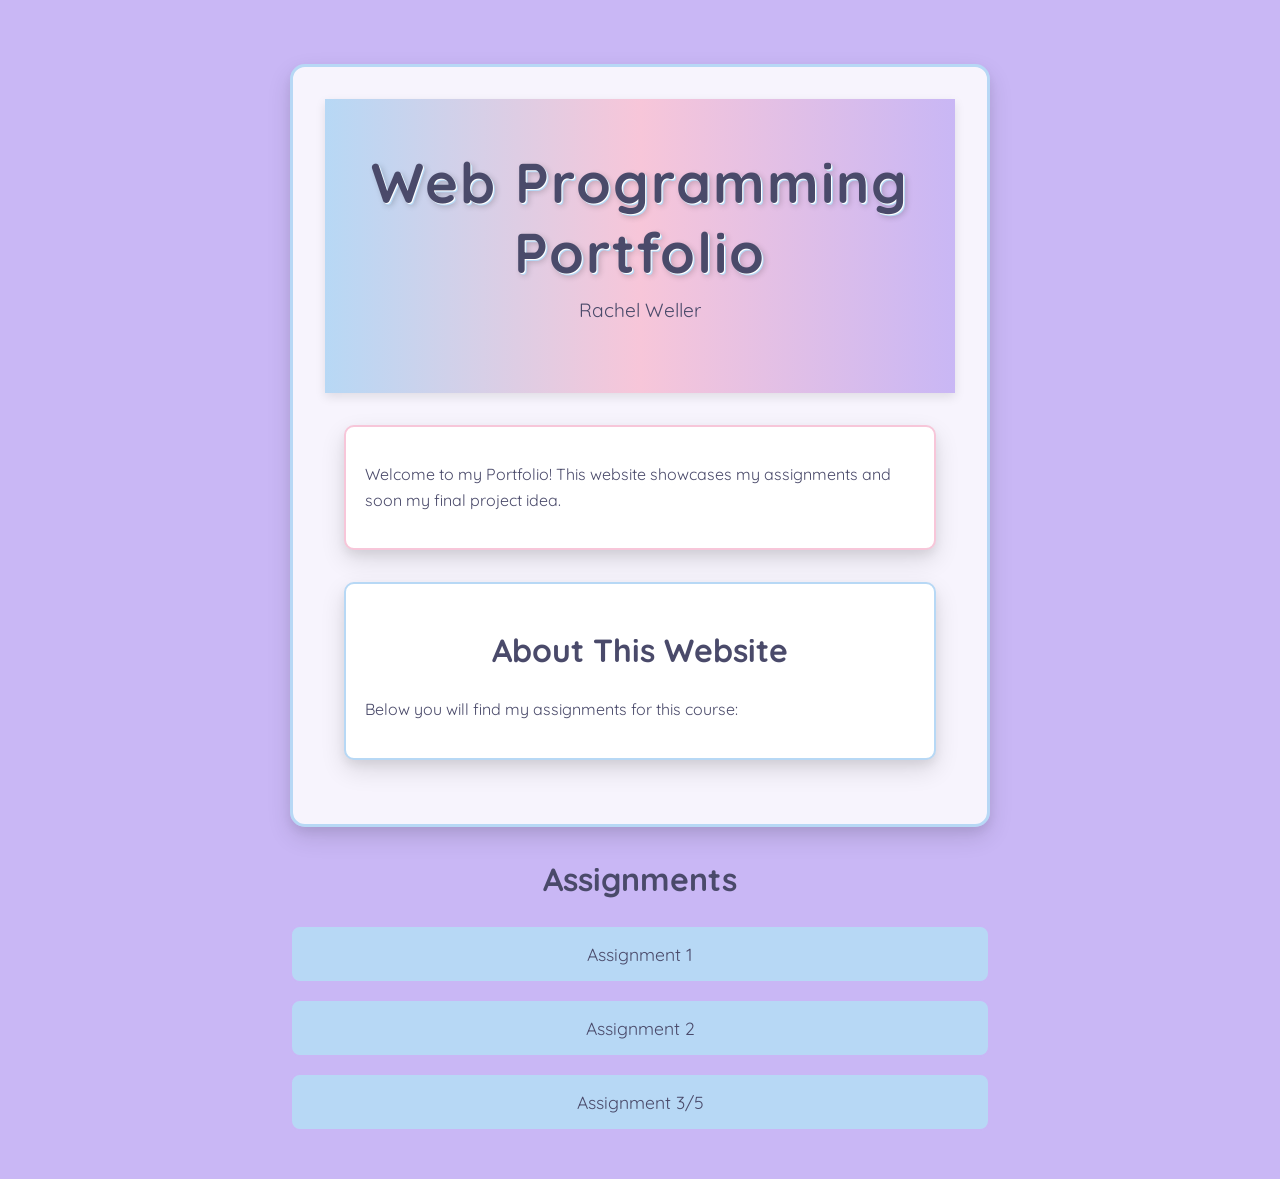
<file: index.html>
<!DOCTYPE html>
<html lang="en">
<head>
    <meta charset="UTF-8">
    <meta name="viewport" content="width=device-width, initial-scale=1.0">
    <title>Rachel Weller Web Programming Portfolio</title>

    <link rel="stylesheet" href="https://fonts.googleapis.com/css2?family=Quicksand:wght@300;400;600&display=swap">
    
    <link rel="stylesheet" href="css/style.css">
</head>
    
<body>
    <main>

       <section class="homepage-box">

            <header>
                <h1>Web Programming Portfolio</h1>
                <p>Rachel Weller</p>
            </header>

            <section class="introduction">
                <p>
                    Welcome to my Portfolio! This website showcases my assignments and soon my final project idea.
                </p>
            </section>

            <section class="card">
                <h2>About This Website</h2>
                <p>
                    Below you will find my assignments for this course:
                </p>
            </section>

    </section>

    <section class="assignments">
        <h2>Assignments</h2>

        <a class="assignments-button" href="Assignment_1.html">Assignment 1</a>
        <a class="assignments-button" href="Assignment_2.html">Assignment 2</a>
        <a class="assignments-button" href="Assignment_3.html">Assignment 3/5</a>

    </section>

 </main>

</body>
</html>
</file>
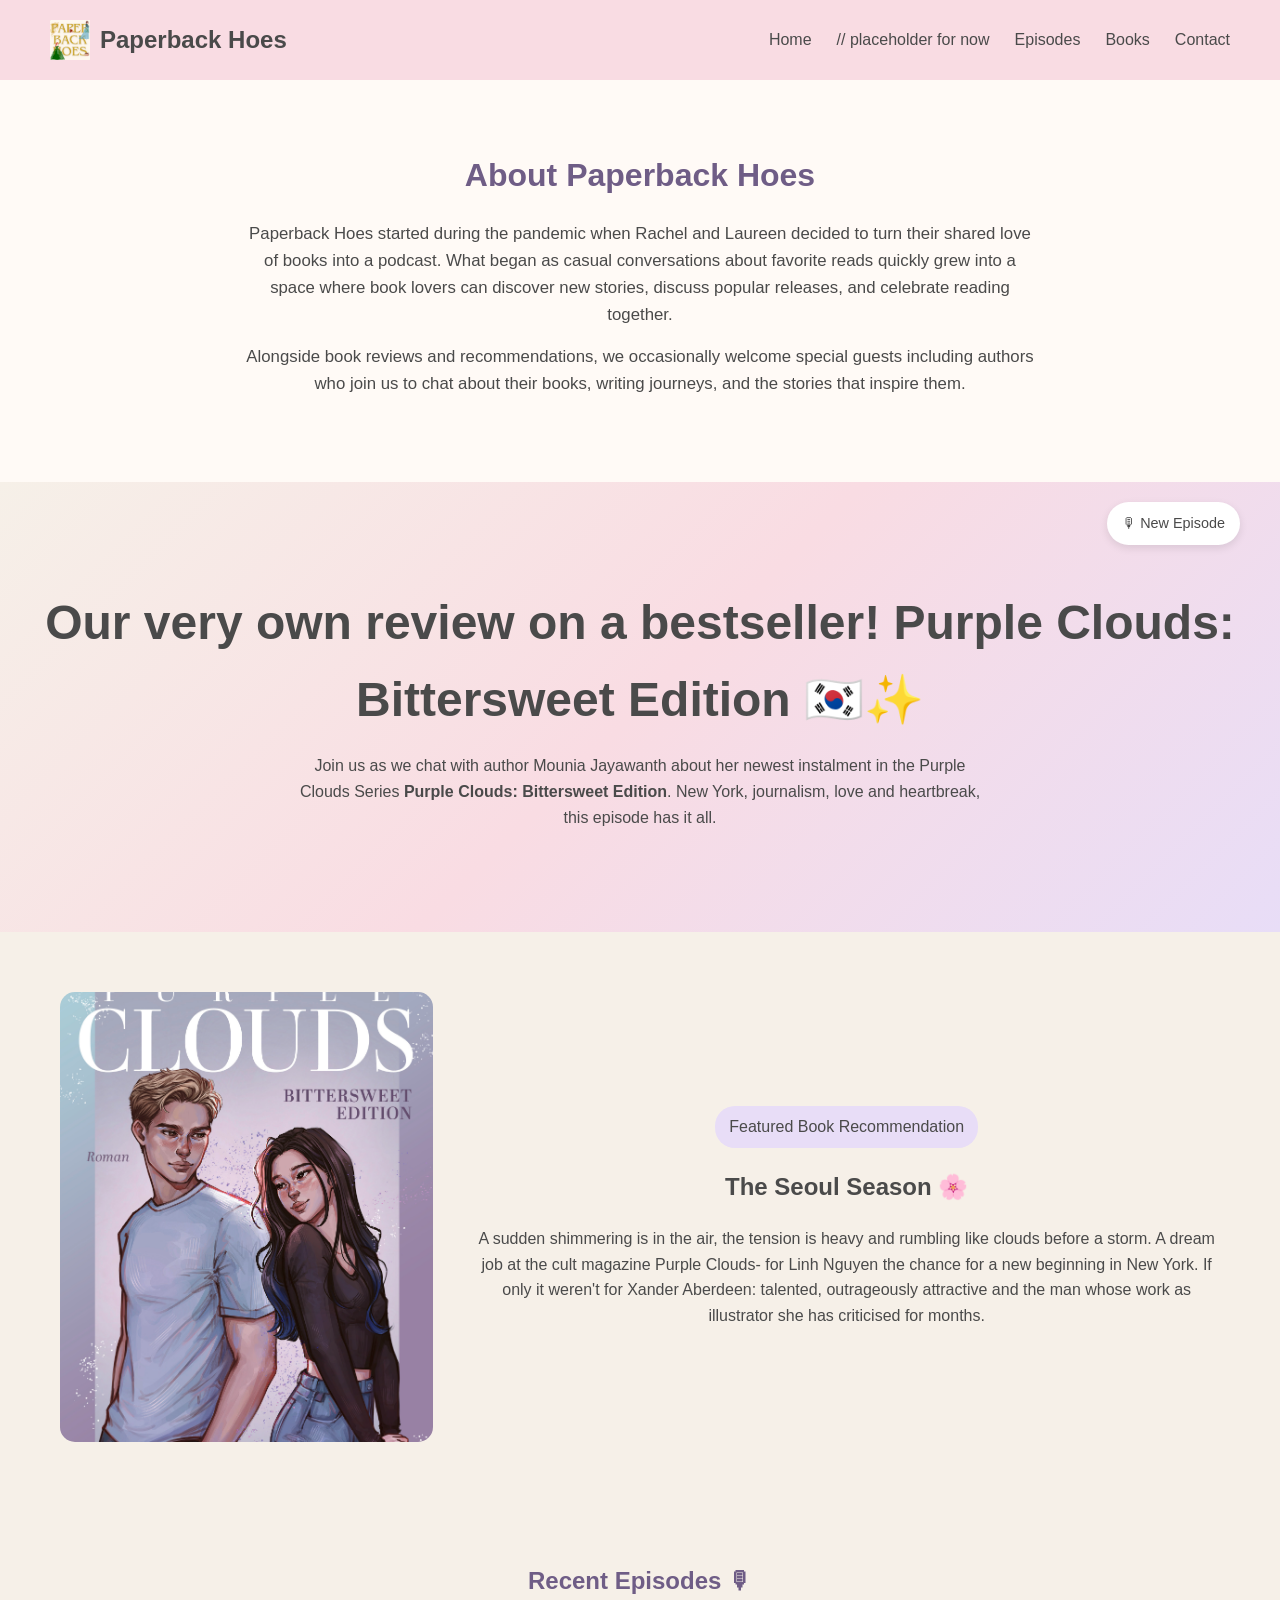
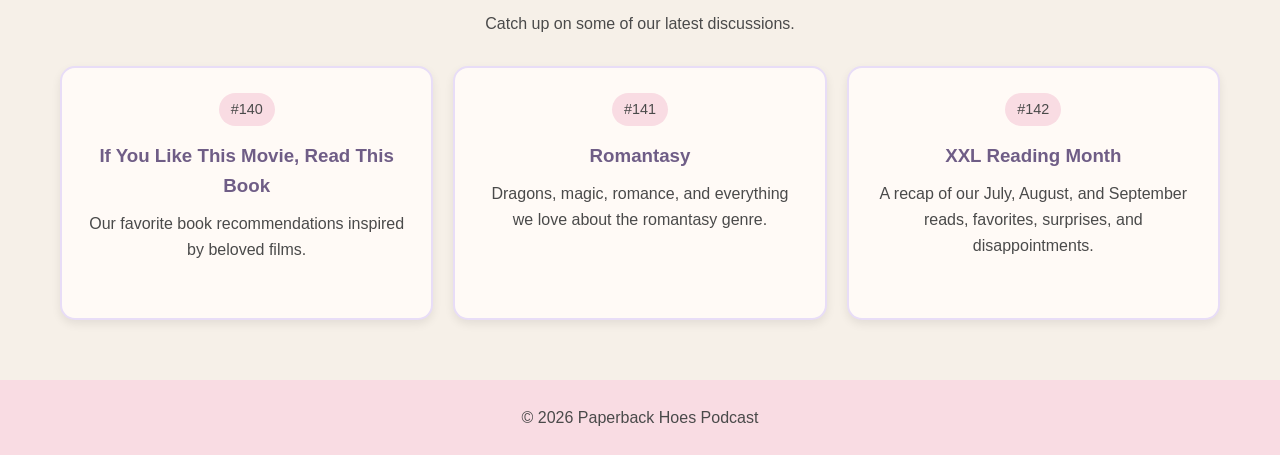
<file: Assignment.3.html>
<!DOCTYPE html>
<html lang="en">
<head>
<meta charset="UTF-8">
<meta name="viewport" content="width=device-width, initial-scale=1.0">
<title>Paperback Hoes Podcast</title>
<link rel="stylesheet" href="css/style_assignment3.css">

</head>
<body>

<header>
    <div class="logo">
    <img src="images/cover.jpg" alt="Paperback Hoes Logo">
    <span>Paperback Hoes</span>
</div>

    <nav>
        <ul>
            <li><a href="#">Home</a></li> // placeholder for now 
            <li><a href="#">Episodes</a></li>
            <li><a href="#">Books</a></li>
            <li><a href="#">Contact</a></li>
        </ul>
    </nav>
</header>

<section class="about">

    <div class="about-text">
        <h2>About Paperback Hoes</h2>

        <p>
            Paperback Hoes started during the pandemic when Rachel and Laureen
            decided to turn their shared love of books into a podcast. What began
            as casual conversations about favorite reads quickly grew into a space
            where book lovers can discover new stories, discuss popular releases,
            and celebrate reading together.
        </p>

        <p>
            Alongside book reviews and recommendations, we occasionally welcome
            special guests including authors who join us to chat about their books,
            writing journeys, and the stories that inspire them.
        </p>

    </div>

</section>

<section class="hero">

    <div class="sticker">🎙 New Episode</div>

    <h1>Our very own review on a bestseller! Purple Clouds: Bittersweet Edition 🇰🇷✨</h1>

    <p>
        Join us as we chat with author Mounia Jayawanth about
        her newest instalment in the Purple Clouds Series <strong>Purple Clouds: Bittersweet Edition</strong>.
        New York, journalism, love and heartbreak,
        this episode has it all.
    </p>

</section>

<section class="episode">

    <div class="book-cover">
        <div class="placeholder">
            <img src="images/purple_clouds.jpg" alt="Purple Clouds: Bittersweet Edition Book Cover">
        </div>
    </div>

    <div class="episode-text">

        <div class="badge">
            Featured Book Recommendation
        </div>

        <h2>The Seoul Season 🌸</h2>

        <p>
            A sudden shimmering is in the air, the tension is heavy and rumbling like clouds before a storm. 
            A dream job at the cult magazine Purple Clouds- for Linh Nguyen the chance for a new beginning in New York. If only it weren't for Xander Aberdeen: talented, outrageously attractive and the man whose work as illustrator she has criticised for months.
        </p>

    </div>

</section>

<section class="recent-episodes">

    <h2>Recent Episodes 🎙</h2>
    <p>Catch up on some of our latest discussions.</p>

    <div class="card-grid">

        <div class="card">
            <div class="episode-number">#140</div>
            <h3>If You Like This Movie, Read This Book</h3>
            <p>
                Our favorite book recommendations inspired by beloved films.
            </p>
        </div>

        <div class="card">
            <div class="episode-number">#141</div>
            <h3>Romantasy</h3>
            <p>
                Dragons, magic, romance, and everything we love about the
                romantasy genre.
            </p>
        </div>

        <div class="card">
            <div class="episode-number">#142</div>
            <h3>XXL Reading Month</h3>
            <p>
                A recap of our July, August, and September reads, favorites,
                surprises, and disappointments.
            </p>
        </div>

    </div>

</section>

<footer>
    <p>© 2026 Paperback Hoes Podcast</p>
</footer>

</body>
</html>
</file>
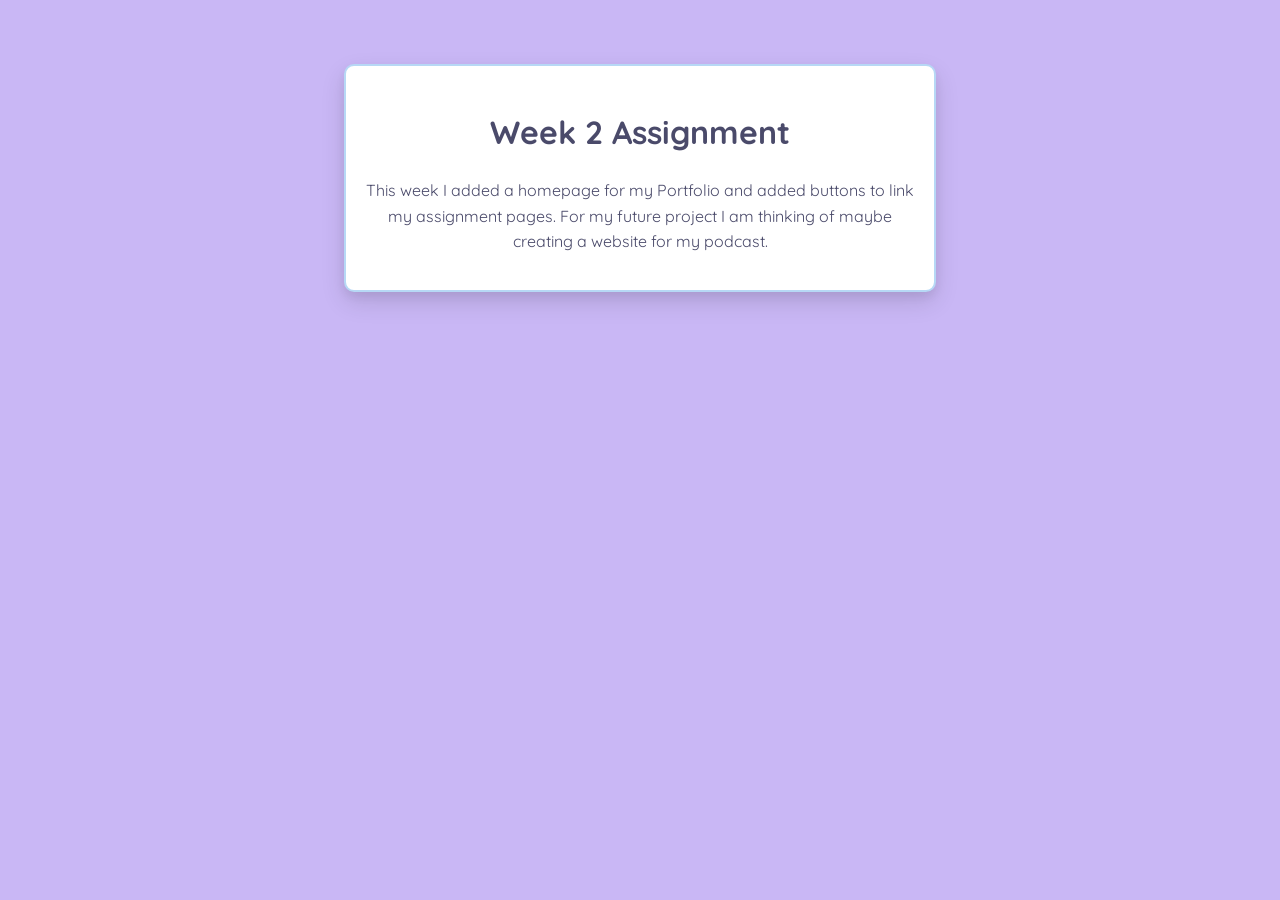
<file: Assignment_2.html>
<!DOCTYPE html>
<html lang="en">
<head>
    <meta charset="UTF-8">
    <meta name="viewport" content="width=device-width, initial-scale=1.0">
    <title>Assignment 2</title>

    <!-- Font -->
    <link rel="stylesheet" href="https://fonts.googleapis.com/css2?family=Quicksand:wght@300;400;600&display=swap">

    <!-- Your CSS -->
    <link rel="stylesheet" href="css/style.css">
</head>

<body>

    <main>

        <section class="card" style="text-align:center;">
            <h2>Week 2 Assignment</h2>
            <p>
                This week I added a homepage for my Portfolio and added buttons to link my assignment pages. For my future project I am thinking of maybe creating a website for my podcast.
            </p>
        </section>

    </main>

</body>
</html>
</file>
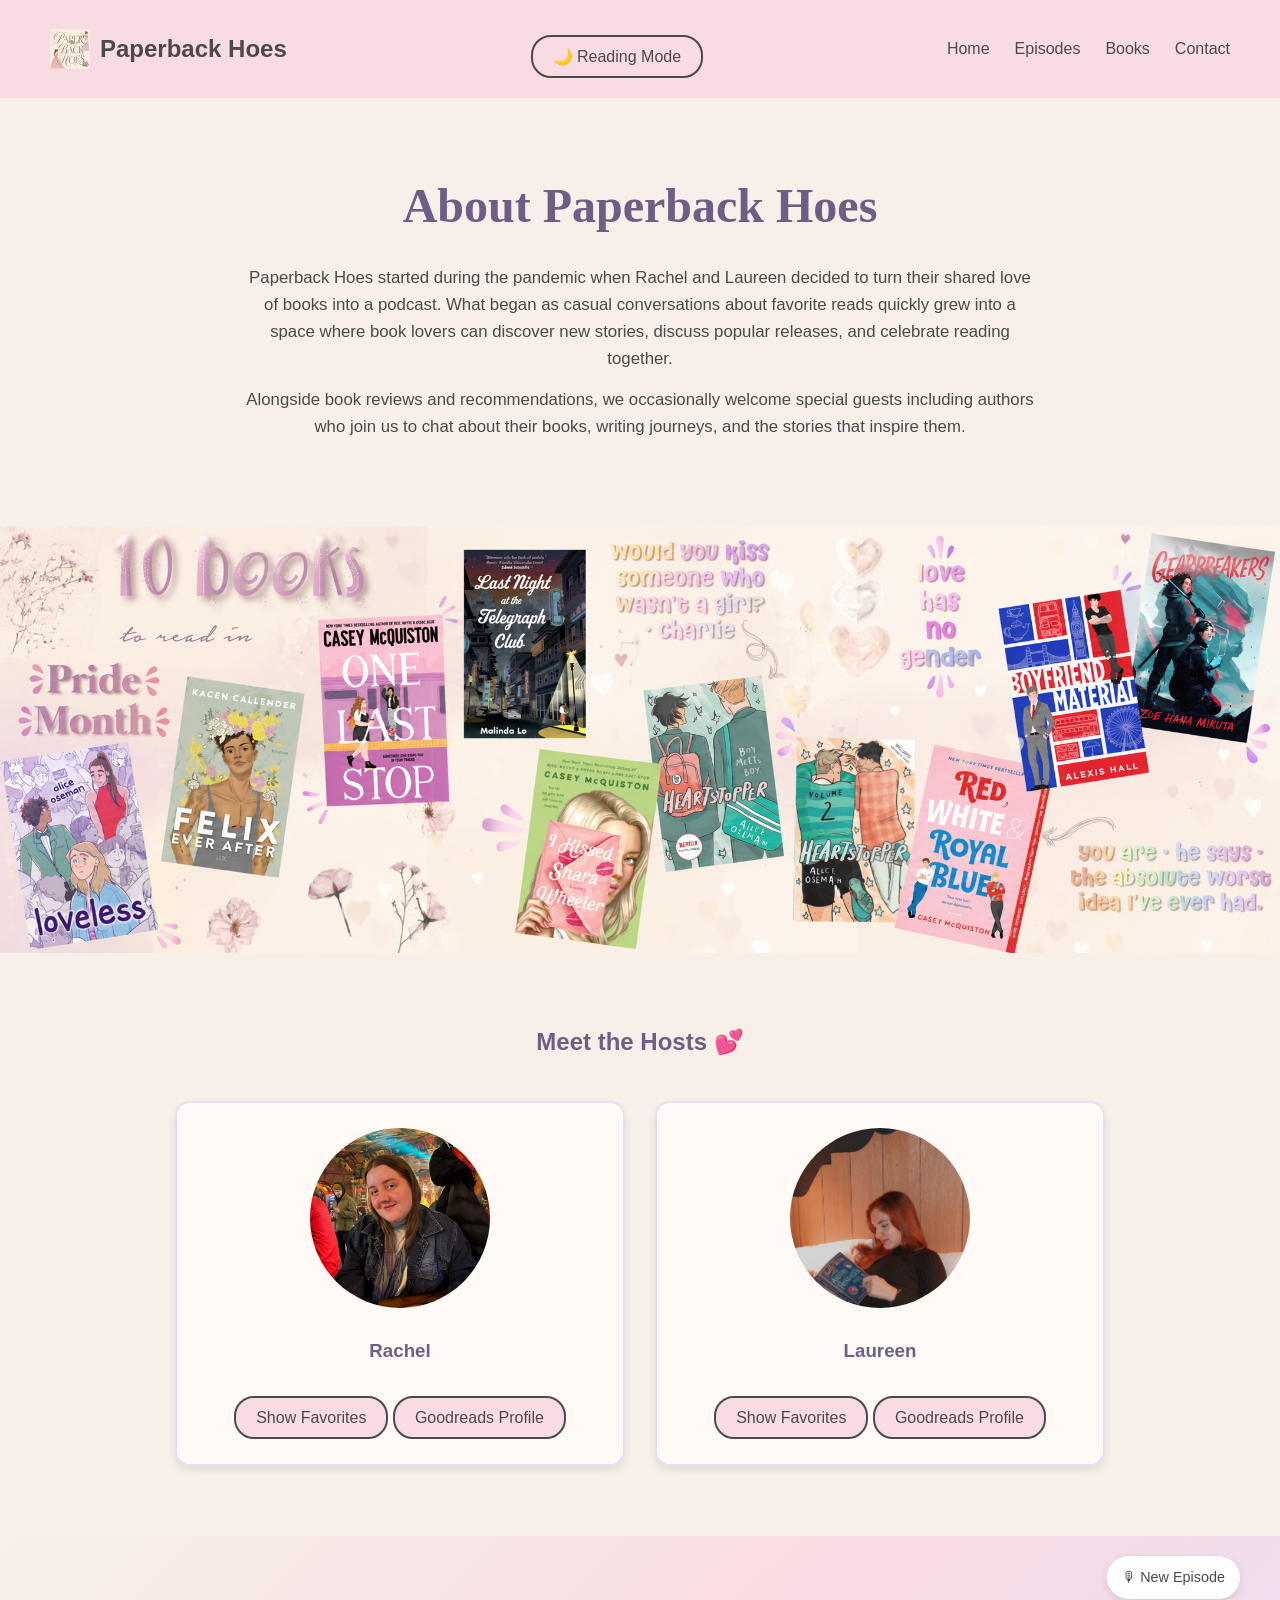
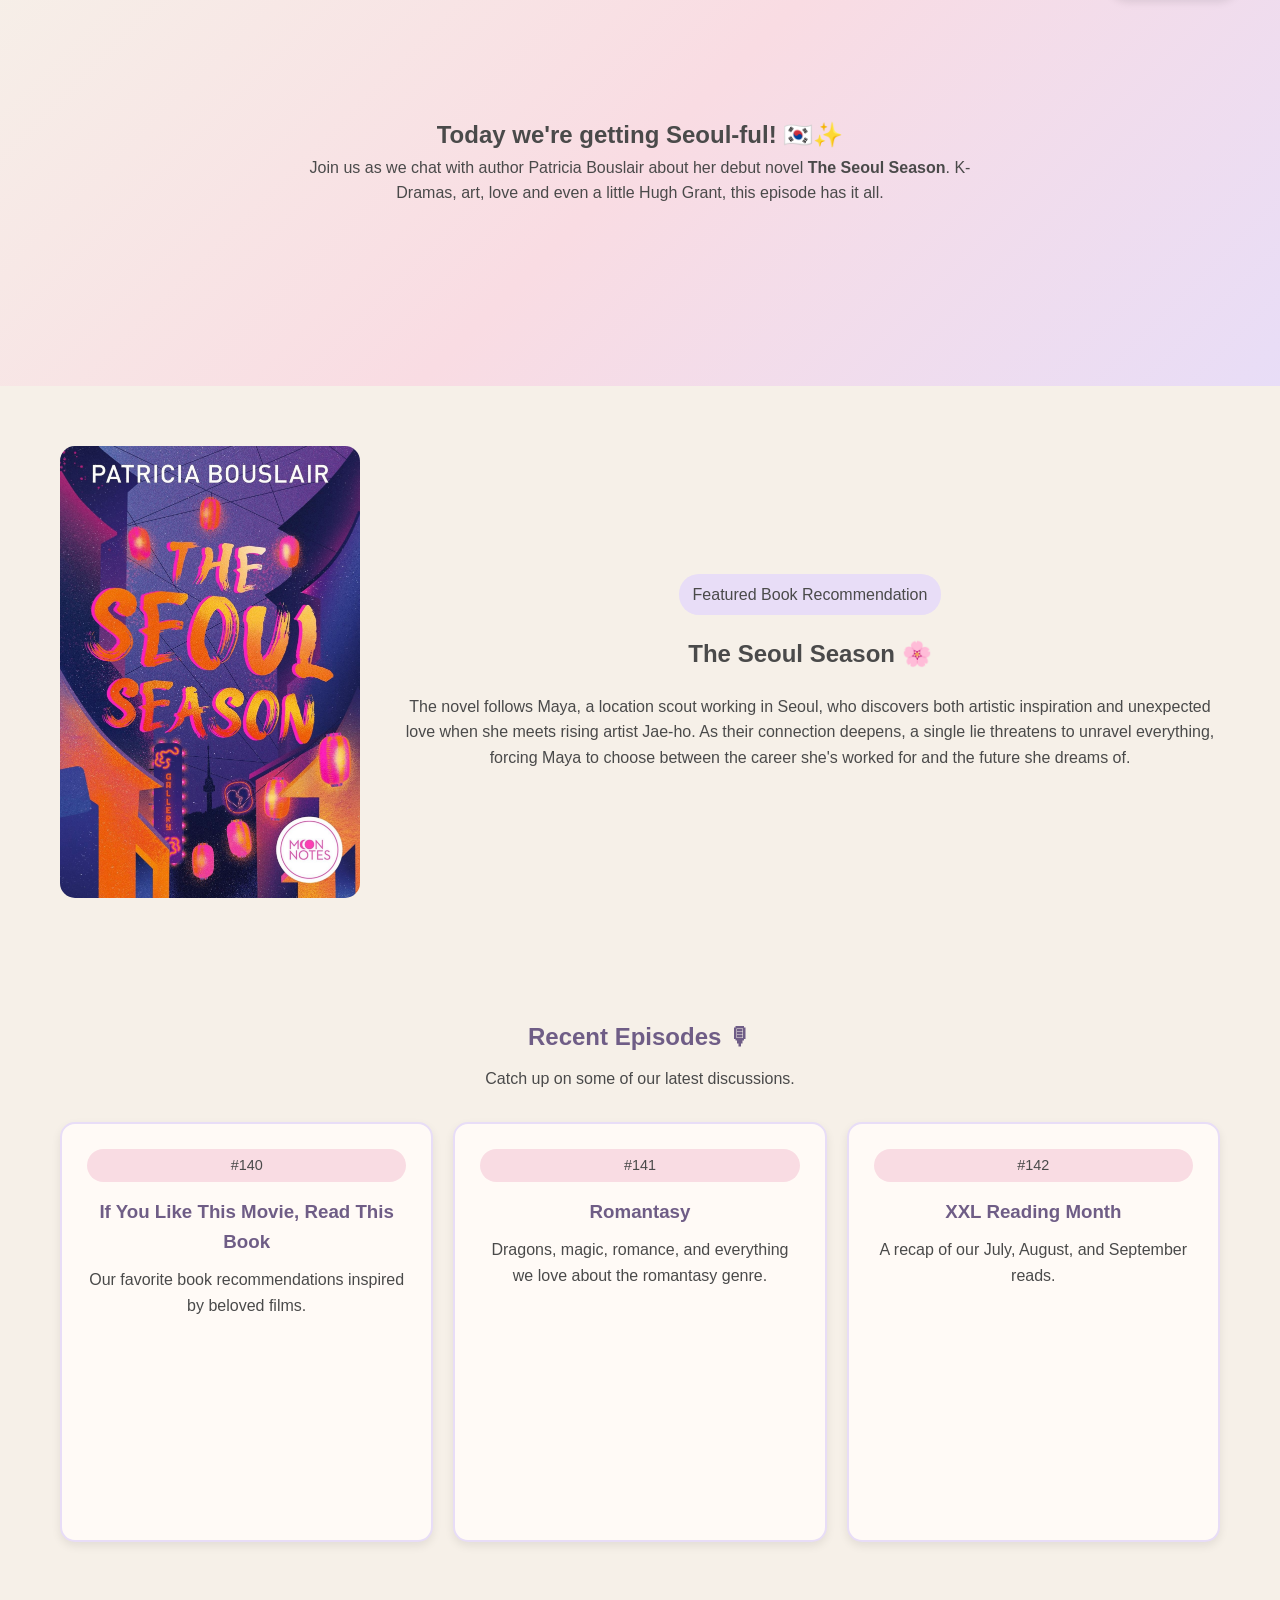
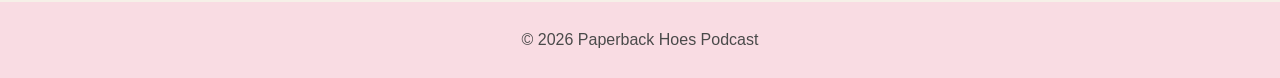
<file: Assignment_3.html>
<!DOCTYPE html>
<html lang="en">
<head>
<meta charset="UTF-8">
<meta name="viewport" content="width=device-width, initial-scale=1.0">
<title>Paperback Hoes Podcast</title>
<link rel="stylesheet" href="css/style_assignment_3.css">

</head>
<body>

<header>
    <div class="logo">
    <img src="images/cover.png" alt="Paperback Hoes Logo">
    <span>Paperback Hoes</span>
</div>

<button id="themeBtn">
    🌙 Reading Mode
</button>

    <nav>
        <ul> 
            <li><a href="https://rachegw.github.io/WebProgramming/Assignment_3.html">Home</a></li>
            <li><a href="https://rachegw.github.io/WebProgramming/Episodes.html">Episodes</a></li>
            <li><a href="https://rachegw.github.io/WebProgramming/Books.html">Books</a></li>
            <li><a href="https://rachegw.github.io/WebProgramming/Contact.html">Contact</a></li>
        </ul>
    </nav>
</header>

<section class="about">

    <div class="about-text">
        <h1>About Paperback Hoes</h1>

        <p>
            Paperback Hoes started during the pandemic when Rachel and Laureen
            decided to turn their shared love of books into a podcast. What began
            as casual conversations about favorite reads quickly grew into a space
            where book lovers can discover new stories, discuss popular releases,
            and celebrate reading together.
        </p>

        <p>
            Alongside book reviews and recommendations, we occasionally welcome
            special guests including authors who join us to chat about their books,
            writing journeys, and the stories that inspire them.
        </p>

    </div>

</section>

<section class="banner">
    <img src="images/banner.png" alt="banner">

</section>

<section class="hosts">

    <h2>Meet the Hosts 💕</h2>

    <div class="hosts-container">

        <div class="host-card">

            <img src="images/rachel.jpeg" alt="Rachel">

            <h3>Rachel</h3>

            <button class="host-btn">Show Favorites</button>

            <div class="host-info">

                <p><strong>Favourite Series:</strong></p>
                <p>Throne of Glass</p>

                <p><strong>Favourite Standalone:</strong></p>
                <p>We Could Be Rats</p>

                <p><strong>Favourite Genre:</strong></p>
                <p>Fiction, Romance</p>

                <p><strong>Favourite Authors:</strong></p>
                <p>Emily R. Austin, Ali Hazelwood</p>

        </div>

            <a href="https://www.goodreads.com/user/show/84406194-rachel" target="_blank">
                Goodreads Profile
            </a>

        </div>

        <div class="host-card">

            <img src="images/laureen.jpeg" alt="Laureen">

            <h3>Laureen</h3>

            <button class="host-btn">Show Favorites</button>

            <div class="host-info">

                <p><strong>Favourite Series:</strong></p>
                <p>Sumpfloch Saga</p>

                <p><strong>Favourite Standalone:</strong></p>
                <p>Pride and Prejudice</p>

                <p><strong>Favourite Genre:</strong></p>
                <p>Fantasy</p>

                <p><strong>Favourite Author:</strong></p>
                <p>Ali Hazelwood</p>

        </div>

            <a href="https://www.goodreads.com/user/show/127442855-laureen-fay" target="_blank">
                Goodreads Profile
            </a>

        </div>

    </div>

</section>


<section class="hero">

    <div class="sticker">🎙 New Episode</div>

    <h2>Today we're getting Seoul-ful! 🇰🇷✨</h2>

    <p>
        Join us as we chat with author Patricia Bouslair about
        her debut novel <strong>The Seoul Season</strong>.
        K-Dramas, art, love and even a little Hugh Grant,
        this episode has it all.
    </p>

</section>

<section class="episode">

    <div class="book-cover">
        <div class="placeholder">
            <img src="images/seoul.jpg" alt="The Seoul Season cover">
        </div>
    </div>

    <div class="episode-text">

        <div class="badge">
            Featured Book Recommendation
        </div>

        <h2>The Seoul Season 🌸</h2>

        <p>
            The novel follows Maya, a location scout working in Seoul, who discovers both artistic inspiration and unexpected love when she meets rising artist Jae-ho. 
            As their connection deepens, a single lie threatens to unravel everything, forcing Maya to choose between the career she's worked for and the future she dreams of.
        </p>

    </div>

</section>

<section class="recent-episodes">

    <h2>Recent Episodes 🎙</h2>
    <p>Catch up on some of our latest discussions.</p>

    <div class="card-grid">

        <div class="card">
            <div class="episode-number">#140</div>
            <div class="card-content">
                <h3>If You Like This Movie, Read This Book</h3>
                <p>Our favorite book recommendations inspired by beloved films.</p>
            </div>

            <iframe
                src="https://open.spotify.com/embed/episode/0cV64gm0XC1V9WqXRkPX0o?theme=0"
                width="100%"
                height="152"
                frameborder="0"
                allow="autoplay; clipboard-write; encrypted-media; fullscreen; picture-in-picture">
            </iframe>
        </div>

        <div class="card">
            <div class="episode-number">#141</div>
            <div class="card-content">
                <h3>Romantasy</h3>
                <p>Dragons, magic, romance, and everything we love about the romantasy genre.</p>
            </div>

            <iframe
                src="https://open.spotify.com/embed/episode/1Q7d9I4uUA1XZAJbyN22fx?theme=0"
                width="100%"
                height="152"
                frameborder="0">
            </iframe>
        </div>

        <div class="card">
            <div class="episode-number">#142</div>
            <div class="card-content">
                <h3>XXL Reading Month</h3>
                <p>A recap of our July, August, and September reads.</p>
            </div>

            <iframe
                src="https://open.spotify.com/embed/episode/1L2dXxGiDwqfy2SEeNhaOF?theme=0"
                width="100%"
                height="152"
                frameborder="0">
            </iframe>
        </div>

    </div>

</section>

<footer>
    <p>© 2026 Paperback Hoes Podcast</p>
</footer>

<script src="java/script.js"></script>

</body>
</html>
</file>
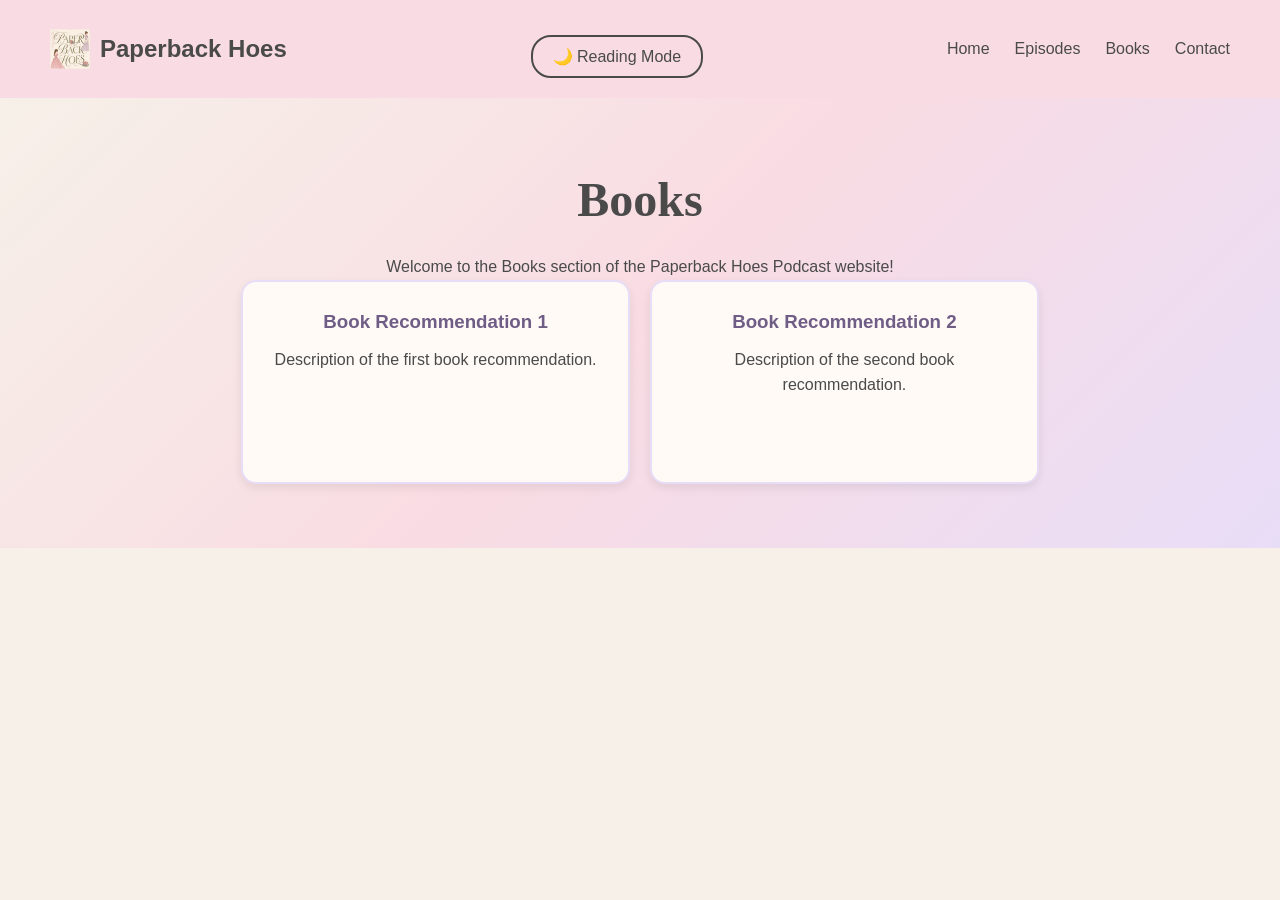
<file: Books.html>
<!DOCTYPE html>
<html lang="en">
<head>
<meta charset="UTF-8">
<meta name="viewport" content="width=device-width, initial-scale=1.0">
<title>Paperback Hoes Podcast</title>
<link rel="stylesheet" href="css/style_assignment_3.css">

</head>
<body>

<header>
    <div class="logo">
    <img src="images/cover.png" alt="Paperback Hoes Logo">
    <span>Paperback Hoes</span>
</div>

<button id="themeBtn">
    🌙 Reading Mode
</button>

    <nav>
        <ul>
            <li><a href="https://rachegw.github.io/WebProgramming/Assignment_3.html">Home</a></li>
            <li><a href="https://rachegw.github.io/WebProgramming/Episodes.html">Episodes</a></li>
            <li><a href="https://rachegw.github.io/WebProgramming/Books.html">Books</a></li>
            <li><a href="https://rachegw.github.io/WebProgramming/Contact.html">Contact</a></li>
        </ul>
    </nav>
</header>

<section class="hero">
    <h1>Books</h1>
    <p>Welcome to the Books section of the Paperback Hoes Podcast website!</p>

    <div class="card-grid">

        <div class="card">
            <div class="card-content">
                <h3>Book Recommendation 1</h3>
                <p>Description of the first book recommendation.</p>
            </div>
        </div>

        <div class="card">
            <div class="card-content">
                <h3>Book Recommendation 2</h3>
                <p>Description of the second book recommendation.</p>
            </div>
        </div>

    </div>
</section>

</body>
</html>
</file>
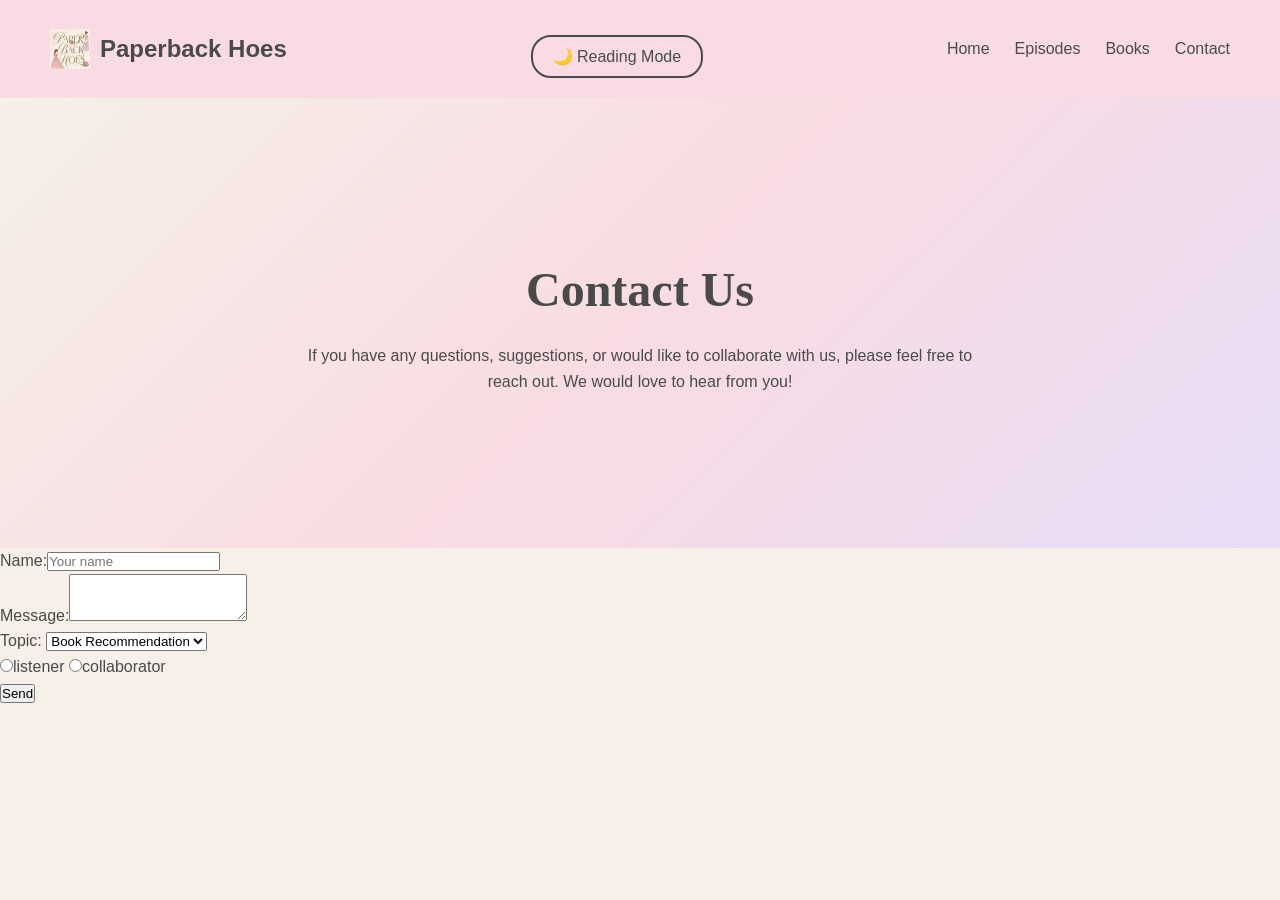
<file: Contact.html>
<!DOCTYPE html>
<html lang="en">
<head>
<meta charset="UTF-8">
<meta name="viewport" content="width=device-width, initial-scale=1.0">
<title>Paperback Hoes Podcast</title>
<link rel="stylesheet" href="css/style_assignment_3.css">

</head>
<body>

<header>
    <div class="logo">
    <img src="images/cover.png" alt="Paperback Hoes Logo">
    <span>Paperback Hoes</span>
</div>

<button id="themeBtn">
    🌙 Reading Mode
</button>

    <nav>
        <ul>
            <li><a href="https://rachegw.github.io/WebProgramming/Assignment_3.html">Home</a></li>
            <li><a href="https://rachegw.github.io/WebProgramming/Episodes.html">Episodes</a></li>
            <li><a href="https://rachegw.github.io/WebProgramming/Books.html">Books</a></li>
            <li><a href="https://rachegw.github.io/WebProgramming/Contact.html">Contact</a></li>
        </ul>
    </nav>
</header>

<section class="hero">
    <h1>Contact Us</h1>
    <p>If you have any questions, suggestions, or would like to collaborate with us, please feel free to reach out. We would love to hear from you!</p>
</section>

<form>
    Name:<input type="text" name="name" placeholder="Your name">  
    <br>
    Message:<textarea name="msg" rows="3"></textarea>
    <br>
    Topic:
    <select name="" id="">
            <option value="">Book Recommendation</option>
            <option value="">Complain</option>
            <option value="">Comment</option>
    </select>
    <br>
    <input type="radio" name="role" value="listener">listener
    <input type="radio" name="role" value="collaborator">collaborator
    <br>
    <button type="submit">Send</button>
</form>

</body>
</html>
</file>
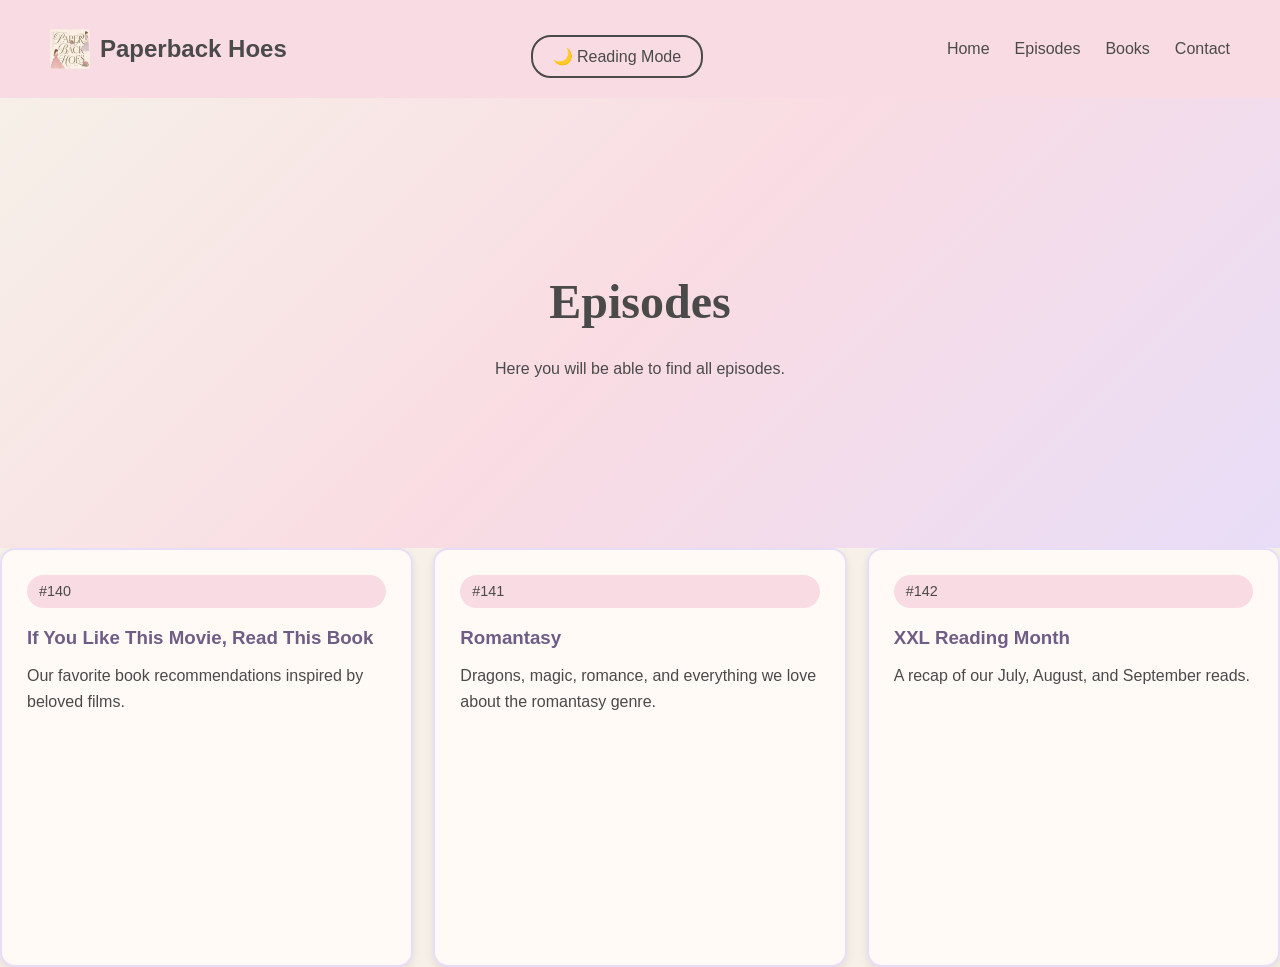
<file: Episodes.html>
<!DOCTYPE html>
<html lang="en">
<head>
<meta charset="UTF-8">
<meta name="viewport" content="width=device-width, initial-scale=1.0">
<title>Episodes - Paperback Hoes</title>
<link rel="stylesheet" href="css/style_assignment_3.css">

</head>
<body>

<header>
    <div class="logo">
    <img src="images/cover.png" alt="Paperback Hoes Logo">
    <span>Paperback Hoes</span>
</div>

<button id="themeBtn">
    🌙 Reading Mode
</button>

    <nav>
        <ul>
            <li><a href="https://rachegw.github.io/WebProgramming/Assignment_3.html">Home</a></li>
            <li><a href="https://rachegw.github.io/WebProgramming/Episodes.html">Episodes</a></li>
            <li><a href="https://rachegw.github.io/WebProgramming/Books.html">Books</a></li>
            <li><a href="https://rachegw.github.io/WebProgramming/Contact.html">Contact</a></li>
        </ul>
    </nav>
</header>

<section class="hero">
    <h1>Episodes</h1>
    <p>Here you will be able to find all episodes.</p>
</section>

    <div class="card-grid">

        <div class="card">
            <div class="episode-number">#140</div>
            <div class="card-content">
                <h3>If You Like This Movie, Read This Book</h3>
                <p>Our favorite book recommendations inspired by beloved films.</p>
            </div>

            <iframe
                src="https://open.spotify.com/embed/episode/0cV64gm0XC1V9WqXRkPX0o?theme=0"
                width="100%"
                height="152"
                frameborder="0"
                allow="autoplay; clipboard-write; encrypted-media; fullscreen; picture-in-picture">
            </iframe>
        </div>

        <div class="card">
            <div class="episode-number">#141</div>
            <div class="card-content">
                <h3>Romantasy</h3>
                <p>Dragons, magic, romance, and everything we love about the romantasy genre.</p>
            </div>

            <iframe
                src="https://open.spotify.com/embed/episode/1Q7d9I4uUA1XZAJbyN22fx?theme=0"
                width="100%"
                height="152"
                frameborder="0">
            </iframe>
        </div>

        <div class="card">
            <div class="episode-number">#142</div>
            <div class="card-content">
                <h3>XXL Reading Month</h3>
                <p>A recap of our July, August, and September reads.</p>
            </div>

            <iframe
                src="https://open.spotify.com/embed/episode/1L2dXxGiDwqfy2SEeNhaOF?theme=0"
                width="100%"
                height="152"
                frameborder="0">
            </iframe>
        </div>
</body>
</html>
</file>
<file: css/style.css>
body {
    font-family: 'Quicksand', sans-serif;
    background-color: #c9b7f5;
    margin: 0;
    color: #fdfaff;
}

.homepage-box {
    max-width: 700px;
    margin: 2rem auto;
    padding: 2rem;
    background-color: rgba(255, 255, 255, 0.85);
    border: 3px solid #b7d8f5;
    border-radius: 15px;
    box-shadow:
        0 10px 25px rgba(0,0,0,0.12),
        0 5px 10px rgba(0,0,0,0.06);
}

header {
    background: linear-gradient(
        to right,
        #b7d8f5,  
        #f7c6d9,  
        #c9b7f5   
    );
    text-align: center;
    padding: 3rem 1rem;
    box-shadow: 0 4px 10px rgba(0,0,0,0.1);
}

h1 {
    margin: 0;
    font-size: 3.5rem;
    color: #4a4a6a;
    letter-spacing: 2px;
    text-shadow:
        1px 1px 0 #ffffff,
        2px 2px 0 #b7d8f5,
        3px 3px 6px rgba(0,0,0,0.2);
}

header p {
    font-size: 1.2rem;
    color: #4a4a6a;
    margin-top: 0.5rem;
}

main {
    max-width: 700px;
    margin: auto;
    padding: 2rem;
}

.card,
.introduction {
    max-width: 550px; 
    margin: 2rem auto;
    padding: 1.2rem;
    background-color: #ffffff;   
    color: #4a4a6a;          
    border-radius: 10px;
    box-shadow: 
        0 10px 25px rgba(0,0,0,0.12),
        0 5px 10px rgba(0,0,0,0.06);
    transition: 0.3s ease;
}

.card {
    border: 2px solid #b7d8f5; 
}

.introduction {
    border: 2px solid #f7c6d9;
}

.card:hover {
    transform: translateY(-5px);
    box-shadow:
        0 14px 30px rgba(0,0,0,0.18);
}

.assignments h2 {
    margin-top: 2rem;
    color: #4a4a6a;
}

.assignments-button {
    display: block;
    margin-top: 1rem;
    padding: 1rem;
    margin-bottom: 1rem;
    background-color: #b7d8f5;
    color: #4a4a6a;
    border-radius: 10px;
    text-decoration: none;
    text-align: center;
    font-size: 1.1rem;
    border: 2px solid #c9b7f5;
    transition: 0.25s ease;
}

.assignments-button:hover {
    background-color: #f7c6d9; 
    transform: translateY(-2px);
}

h2 {
    color: #4a4a6a;
    text-align: center;
    font-size: 2rem;
}

p {
    line-height: 1.6;
}

a {
    color: #ff1493;

}
</file>
<file: css/style_assignment3.css>
*{
    margin:0;
    padding:0;
    box-sizing:border-box;
}

body{
    font-family: Arial, sans-serif;
    background:#F6F0E8;
    color:#4a4a4a;
    line-height:1.6;
}

header{
    background:#F9DCE3;
    padding:20px 50px;

    display:flex;
    justify-content:space-between;
    align-items:center;
}

.logo{
    display:flex;
    align-items:center;
    gap:10px;
    font-size:1.5rem;
    font-weight:bold;
}

.logo img{
    width:40px;
    height:40px;
    object-fit:cover;
}

nav ul{
    display:flex;
    gap:25px;
    list-style:none;
}

nav a{
    text-decoration:none;
    color:#4a4a4a;
}

nav a:hover{
    color:#c68ab5; 
}

.about{
    display:flex;
    justify-content:center;
    padding:70px 50px;
    background:#fffaf6;
}

.about-text{
    max-width:800px;
    text-align:center;
}

.about h2{
    margin-bottom:20px;
    font-size:2rem;
    color:#6f5d86;
}

.about p{
    margin-bottom:15px;
    font-size:1.05rem;
}

.hero{
    background:linear-gradient(
        135deg,
        #F6F0E8,
        #F9DCE3,
        #E8DDF7
    );

    min-height:50vh;

    display:flex;
    justify-content:center;
    align-items:center;
    flex-direction:column;

    text-align:center;
    padding:40px;
    position:relative;
}

.sticker{
    position:absolute;
    top:20px;
    right:40px;

    background:white;
    padding:10px 15px;
    border-radius:30px;
    font-size:.9rem;
    box-shadow:0 3px 8px rgba(0,0,0,.1);
}

.hero h1{
    font-size:3rem;
    margin-bottom:15px;
}

.hero p{
    max-width:700px;
}

.episode{
    display:flex;
    gap:40px;

    padding:60px;
    align-items:center;
}

.book-cover{
    flex:1;
}

.book-cover img{
    width:100%;
    height:450px;
    object-fit:cover;
    display:block;
    border-radius:15px;
}

.episode-text{
    flex:2;
    text-align:center;
}

.episode-text h2{
    margin-bottom:20px;
}

.badge{
    display:inline-block;
    background:#E8DDF7;
    padding:8px 14px;
    border-radius:20px;
    margin-bottom:20px;
}

.recent-episodes{
    padding:60px;
    text-align:center;
}

.recent-episodes h2{
    margin-bottom:10px;
    color:#6f5d86;
}

.recent-episodes p{
    margin-bottom:30px;
}

.card-grid{
    display:flex;
    flex-wrap:wrap;
    gap:20px;
}

.card{
    flex:1 1 250px;
    background:#fffaf6;
    border:2px solid #E8DDF7;
    border-radius:15px;
    padding:25px;
    box-shadow:0 4px 10px rgba(0,0,0,.08);
    transition:transform 0.3s ease;
}

.card:hover{
    transform:translateY(-5px);
}

.card h3{
    color:#6f5d86;
    margin-bottom:10px;
}

.episode-number{
    display:inline-block;
    background:#F9DCE3;
    padding:5px 12px;
    border-radius:20px;
    margin-bottom:15px;
    font-size:0.9rem;
}

footer{
    background:#F9DCE3;
    text-align:center;
    padding:25px;
}

@media(max-width:768px){

    header{
        flex-direction:column;
        gap:15px;
    }

    .episode{
        flex-direction:column;
    }

    .hero h1{
        font-size:2rem;
    }
}
</file>
<file: css/style_assignment_3.css>
*{
    margin:0;
    padding:0;
    box-sizing:border-box;
}

body{
    font-family: Georgia, sans-serif;
    background:#F6F0E8;
    color:#4a4a4a;
    line-height:1.6;
}

h1{
    font-family: 'Great Vibes', cursive;
}

header{
    background:#F9DCE3;
    padding:20px 50px;

    display:flex;
    justify-content:space-between;
    align-items:center;
}

.logo{
    display:flex;
    align-items:center;
    gap:10px;
    font-size:1.5rem;
    font-weight:bold;
}

.logo img{
    width:40px;
    height:40px;
    object-fit:cover;
}

body.dark-mode{
    background:#2d2d2d;
    color:white;
}

body.dark-mode header{
    background:#444;
}

body.dark-mode .about{
    background:#2d2d2d;
}

body.dark-mode .host-card{
    background:#444;
    color:white;
}

body.dark-mode footer{
    background:#444;
}

body.dark-mode .card{
    background:#444;
    color:white;
}

nav ul{
    display:flex;
    gap:25px;
    list-style:none;
}

nav a{
    text-decoration:none;
    color:#4a4a4a;
}

nav a:hover{
    color:#c68ab5; 
}

.banner{
    width:100%;
}

.banner img{
    width:100%;
    display:block;
    height:auto;
}

.about{
    display:flex;
    justify-content:center;
    padding:70px 50px;
    background:#F6F0E8;
}

.about-text{
    max-width:800px;
    text-align:center;
}

.about h1{
    margin-bottom:20px;
    font-size:3rem;
    color:#6f5d86;
}

.about p{
    margin-bottom:15px;
    font-size:1.05rem;
}

.hosts{
    padding:70px 50px;
    text-align:center;
}

.hosts h2{
    color:#6f5d86;
    margin-bottom:40px;
}

.hosts-container{
    display:flex;
    gap:30px;
    justify-content:center;
    flex-wrap:wrap;
}

.host-card{
    flex:1 1 350px;
    max-width:450px;

    background:#fffaf6;
    border:2px solid #E8DDF7;
    border-radius:15px;
    padding:25px;
    box-shadow:0 4px 10px rgba(0,0,0,.08);
}

.host-card img{
    width:180px;
    height:180px;
    object-fit:cover;
    border-radius:50%;
    margin-bottom:20px;
}

.host-info{
    display:none !important;
}

.host-info.show{
    display:block !important;
    margin-top:15px;
}

.host-card h3{
    color:#6f5d86;
    margin-bottom:15px;
}

.host-card a,
.host-btn,
#themeBtn{
    display:inline-block;

    margin-top:15px;

    background:#F9DCE3;
    color:#4a4a4a;

    text-decoration:none;

    border:2px solid #4a4a4a;
    cursor:pointer;

    padding:10px 20px;
    border-radius:20px;

    font-size:1rem;
    font-family: Georgia, sans-serif;
    line-height:1.2;

    transition:0.3s ease;
}

.host-card a:hover,
.host-btn:hover,
#themeBtn:hover{
    background:#E8DDF7;
}

.hero{
    background:linear-gradient(
        135deg,
        #F6F0E8,
        #F9DCE3,
        #E8DDF7
    );

    min-height:50vh;

    display:flex;
    justify-content:center;
    align-items:center;
    flex-direction:column;

    text-align:center;
    padding:40px;
    position:relative;
}

.sticker{
    position:absolute;
    top:20px;
    right:40px;

    background:white;
    padding:10px 15px;
    border-radius:30px;
    font-size:.9rem;
    box-shadow:0 3px 8px rgba(0,0,0,.1);
}

.hero h1{
    font-size:3rem;
    margin-bottom:15px;
}

.hero p{
    max-width:700px;
}

.episode{
    display:flex;
    gap:40px;

    padding:60px;
    align-items:center;
}

.book-cover{
    max-width:300px;
}

.book-cover img{
    width:100%;
    height:auto;
    display:block;
    border-radius:15px;
}

.episode-text{
    flex:2;
    text-align:center;
}

.episode-text h2{
    margin-bottom:20px;
}

.badge{
    display:inline-block;
    background:#E8DDF7;
    padding:8px 14px;
    border-radius:20px;
    margin-bottom:20px;
}

.recent-episodes{
    padding:60px;
    text-align:center;
}

.recent-episodes h2{
    margin-bottom:10px;
    color:#6f5d86;
}

.recent-episodes p{
    margin-bottom:30px;
}

.card-grid{
    display:flex;
    flex-wrap:wrap;
    gap:20px;
}

.card{
    flex:1 1 250px;
    background:#fffaf6;
    border:2px solid #E8DDF7;
    border-radius:15px;
    padding:25px;
    box-shadow:0 4px 10px rgba(0,0,0,.08);
    display:flex;
    flex-direction:column;
}

.card-content{
    min-height:150px;
}

.card iframe{
    width:100%;
    margin-top:15px;
}

.card:hover{
    transform:translateY(-5px);
}

.card h3{
    color:#6f5d86;
    margin-bottom:10px;
}

.episode-number{
    display:inline-block;
    background:#F9DCE3;
    padding:5px 12px;
    border-radius:20px;
    margin-bottom:15px;
    font-size:0.9rem;
}

footer{
    background:#F9DCE3;
    text-align:center;
    padding:25px;
}

@media(max-width:768px){

    header{
        flex-direction:column;
        gap:15px;
    }

    .episode{
        flex-direction:column;
    }

    .hero h1{
        font-size:2rem;
    }
}
</file>
